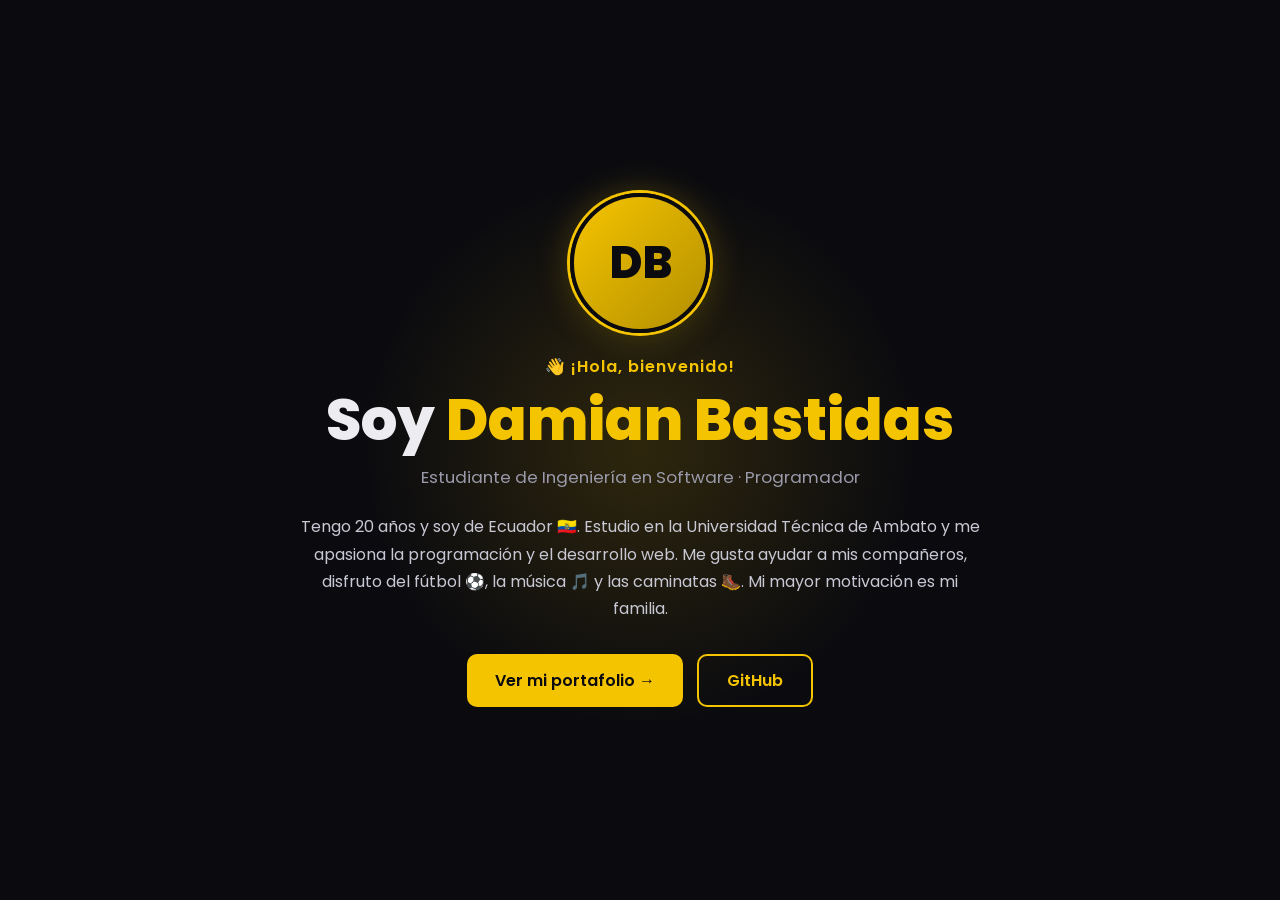
<file: index.html>
<!DOCTYPE html>
<html lang="es">
<head>
  <meta charset="UTF-8">
  <meta name="viewport" content="width=device-width, initial-scale=1.0">
  <meta name="description" content="Damian Bastidas - Estudiante de Ingeniería en Software en la Universidad Técnica de Ambato.">
  <title>Damian Bastidas | Bienvenido</title>
  <link rel="preconnect" href="https://fonts.googleapis.com">
  <link href="https://fonts.googleapis.com/css2?family=Poppins:wght@300;400;600;700;800&display=swap" rel="stylesheet">
  <link rel="stylesheet" href="style.css">
</head>
<body class="inicio">

  <div class="fondo-brillo"></div>

  <main class="bienvenida">
    <div class="avatar grande">DB</div>

    <p class="saludo">👋 ¡Hola, bienvenido!</p>
    <h1>Soy <span class="resaltado">Damian Bastidas</span></h1>
    <p class="rol">Estudiante de Ingeniería en Software · Programador</p>

    <p class="descripcion">
      Tengo 20 años y soy de Ecuador 🇪🇨. Estudio en la Universidad Técnica de Ambato
      y me apasiona la programación y el desarrollo web. Me gusta ayudar a mis compañeros,
      disfruto del fútbol ⚽, la música 🎵 y las caminatas 🥾. Mi mayor motivación es mi familia.
    </p>

    <div class="botones">
      <a href="portafolio.html" class="boton">Ver mi portafolio →</a>
      <a href="https://github.com/damixxs" target="_blank" rel="noopener" class="boton-borde">GitHub</a>
    </div>
  </main>

</body>
</html>
</file>
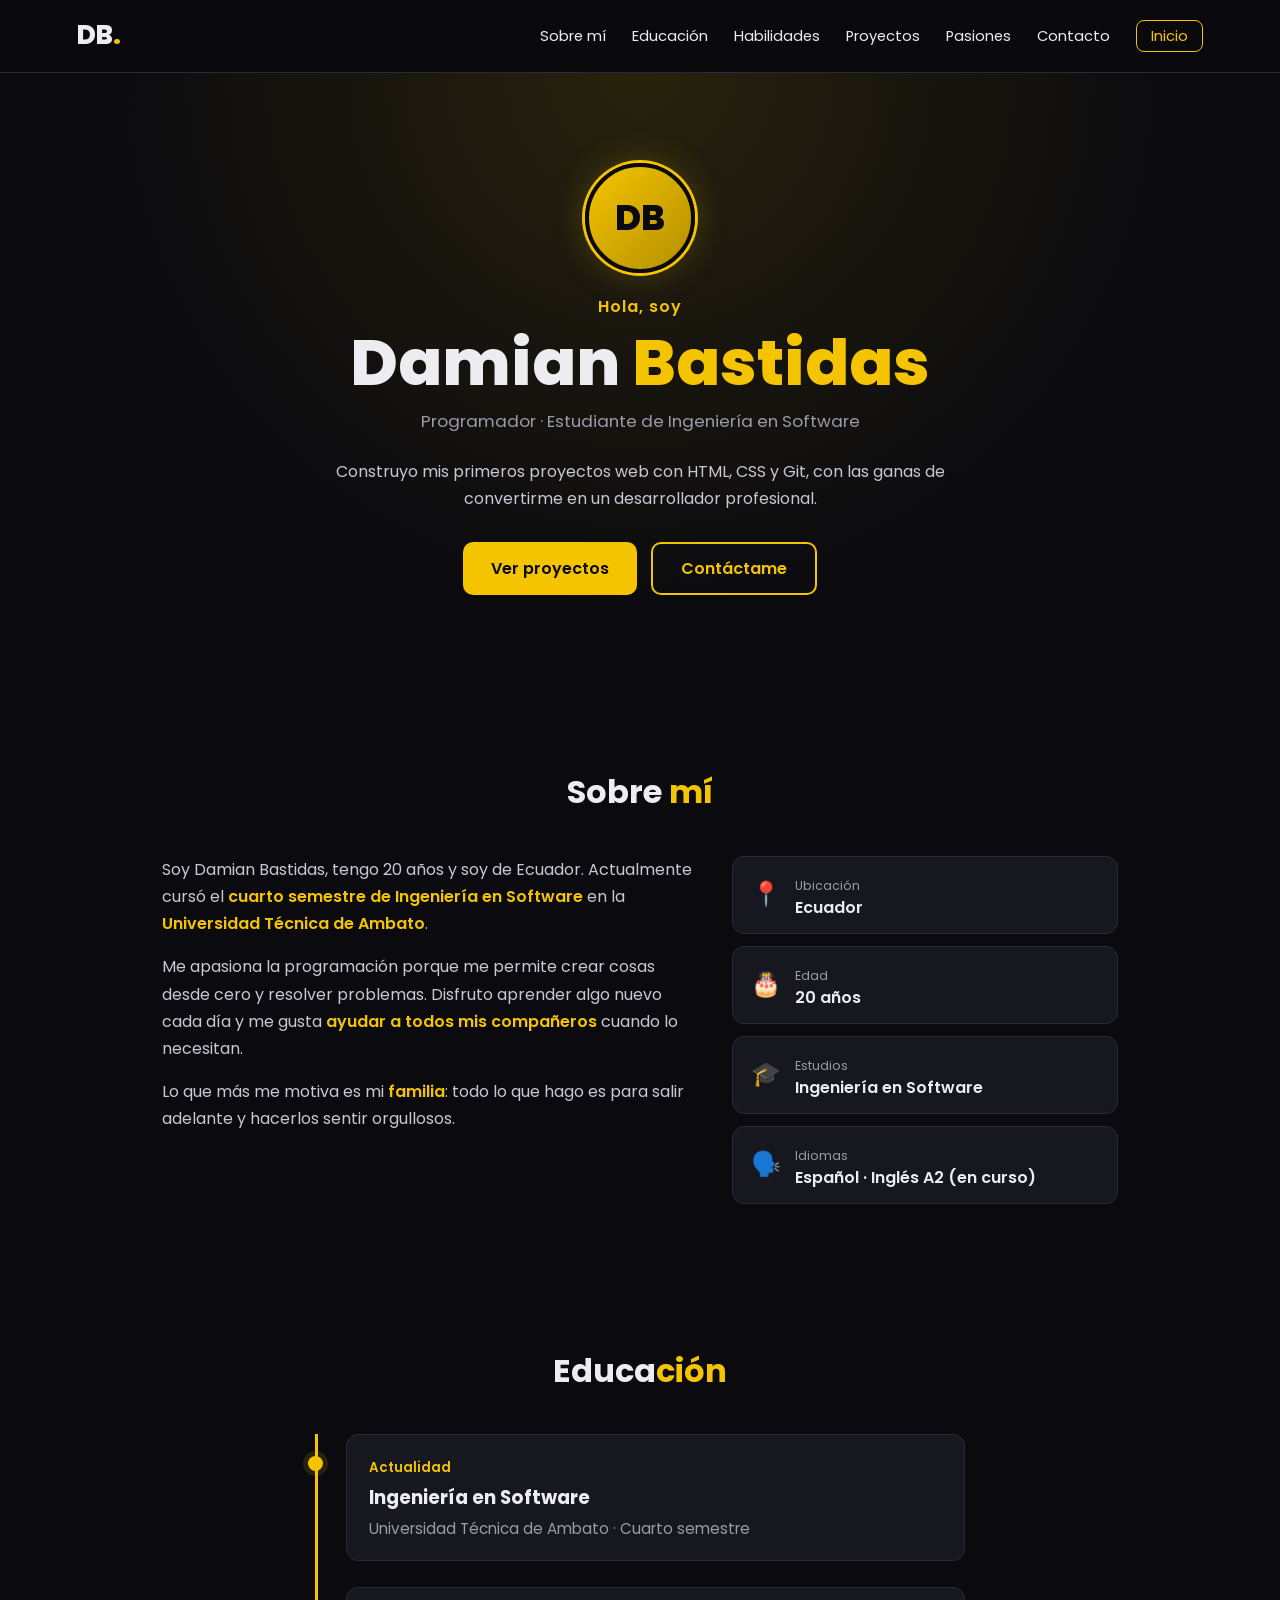
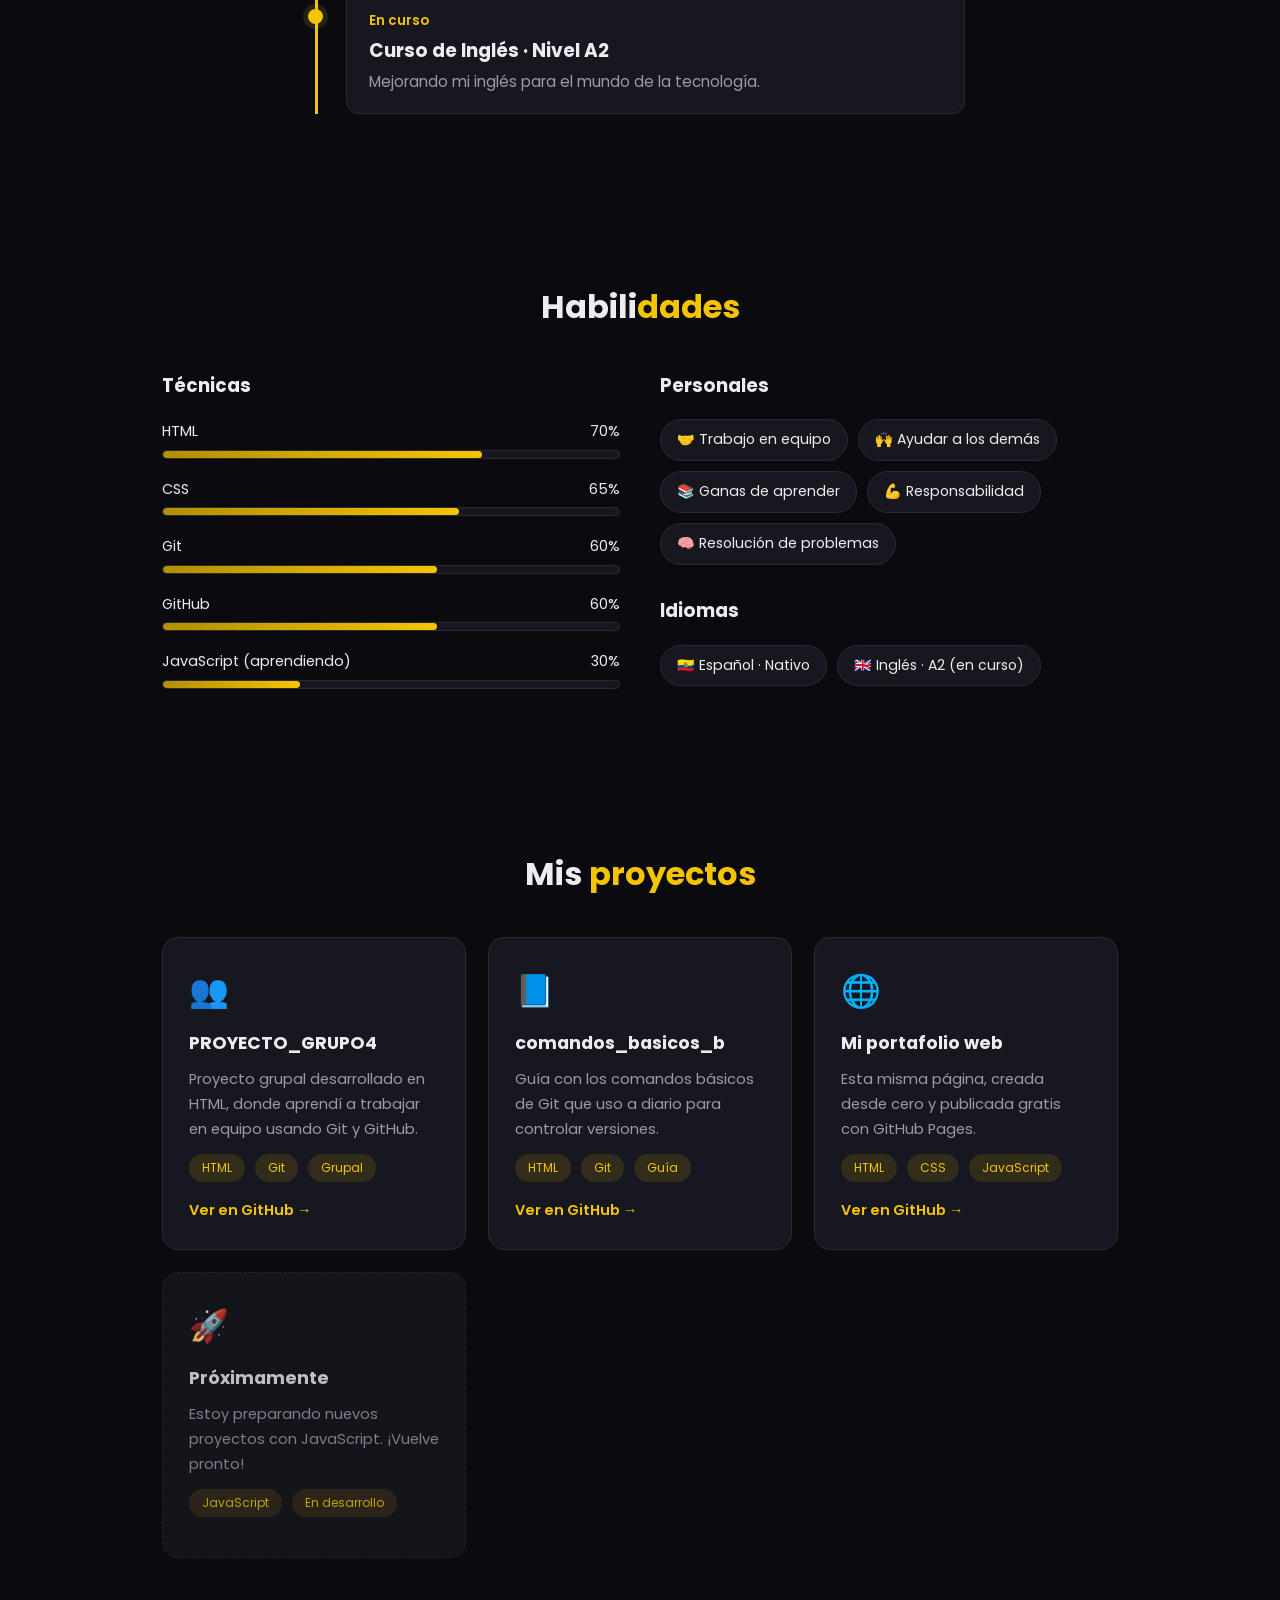
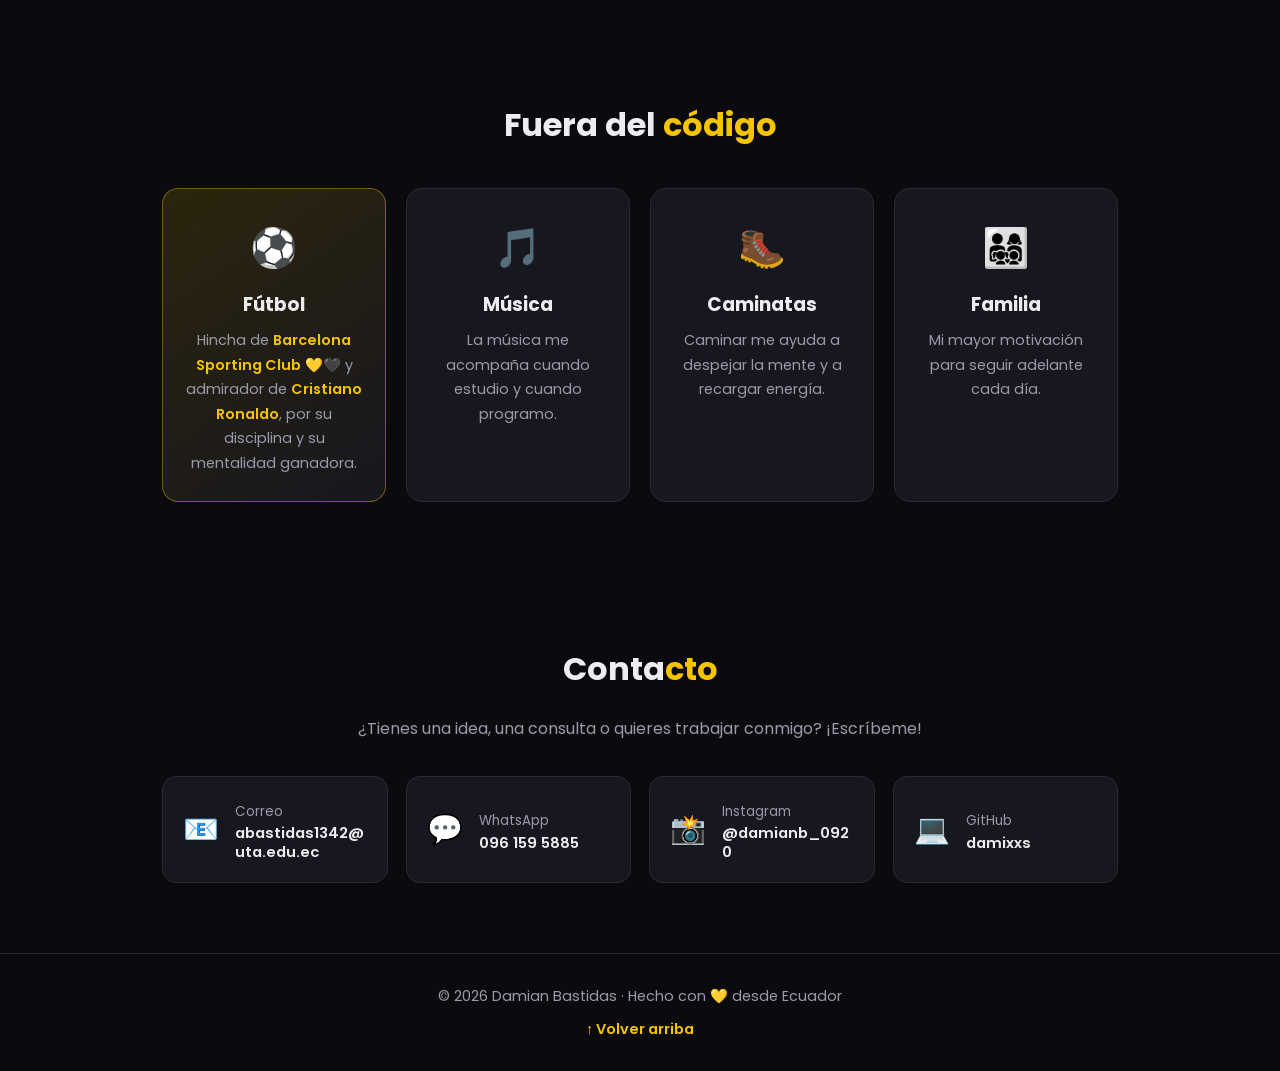
<file: portafolio.html>
<!DOCTYPE html>
<html lang="es">
<head>
  <meta charset="UTF-8">
  <meta name="viewport" content="width=device-width, initial-scale=1.0">
  <meta name="description" content="Portafolio de Damian Bastidas - Ingeniería en Software, Universidad Técnica de Ambato.">
  <title>Portafolio | Damian Bastidas</title>
  <link rel="preconnect" href="https://fonts.googleapis.com">
  <link href="https://fonts.googleapis.com/css2?family=Poppins:wght@300;400;600;700;800&display=swap" rel="stylesheet">
  <link rel="stylesheet" href="style.css">
</head>
<body>

  <!-- ========== MENÚ ========== -->
  <nav class="navbar">
    <a href="#inicio" class="logo">DB<span>.</span></a>
    <button class="menu-btn" id="menuBtn" aria-label="Abrir menú">☰</button>
    <ul class="menu" id="menu">
      <li><a href="#sobre-mi">Sobre mí</a></li>
      <li><a href="#educacion">Educación</a></li>
      <li><a href="#habilidades">Habilidades</a></li>
      <li><a href="#proyectos">Proyectos</a></li>
      <li><a href="#pasiones">Pasiones</a></li>
      <li><a href="#contacto">Contacto</a></li>
      <li><a href="index.html" class="menu-inicio">Inicio</a></li>
    </ul>
  </nav>

  <!-- ========== PRINCIPAL ========== -->
  <header class="hero" id="inicio">
    <div class="hero-contenido">
      <div class="avatar">DB</div>

      <p class="saludo">Hola, soy</p>
      <h1>Damian <span class="resaltado">Bastidas</span></h1>
      <p class="rol">Programador · Estudiante de Ingeniería en Software</p>
      <p class="hero-texto">
        Construyo mis primeros proyectos web con HTML, CSS y Git, con las ganas de
        convertirme en un desarrollador profesional.
      </p>
      <div class="botones">
        <a href="#proyectos" class="boton">Ver proyectos</a>
        <a href="#contacto" class="boton-borde">Contáctame</a>
      </div>
    </div>
  </header>

  <!-- ========== SOBRE MÍ ========== -->
  <section id="sobre-mi" class="seccion reveal">
    <h2 class="titulo">Sobre <span>mí</span></h2>
    <div class="sobre-grid">
      <div class="sobre-texto">
        <p>
          Soy Damian Bastidas, tengo 20 años y soy de Ecuador. Actualmente cursó el
          <strong>cuarto semestre de Ingeniería en Software</strong> en la
          <strong>Universidad Técnica de Ambato</strong>.
        </p>
        <p>
          Me apasiona la programación porque me permite crear cosas desde cero y
          resolver problemas. Disfruto aprender algo nuevo cada día y me gusta
          <strong>ayudar a todos mis compañeros</strong> cuando lo necesitan.
        </p>
        <p>
          Lo que más me motiva es mi <strong>familia</strong>: todo lo que hago es
          para salir adelante y hacerlos sentir orgullosos.

        </p>
      </div>
      <div class="datos">
        <div class="dato"><span>📍</span><div><small>Ubicación</small><p>Ecuador</p></div></div>
        <div class="dato"><span>🎂</span><div><small>Edad</small><p>20 años</p></div></div>
        <div class="dato"><span>🎓</span><div><small>Estudios</small><p>Ingeniería en Software</p></div></div>
        <div class="dato"><span>🗣️</span><div><small>Idiomas</small><p>Español · Inglés A2 (en curso)</p></div></div>
      </div>
    </div>
  </section>

  <!-- ========== EDUCACIÓN ========== -->
  <section id="educacion" class="seccion reveal">
    <h2 class="titulo">Educa<span>ción</span></h2>
    <div class="linea-tiempo">
      <div class="hito">
        <div class="punto"></div>
        <div class="hito-card">
          <small>Actualidad</small>
          <h3>Ingeniería en Software</h3>
          <p>Universidad Técnica de Ambato · Cuarto semestre</p>
        </div>
      </div>
      <div class="hito">
        <div class="punto"></div>
        <div class="hito-card">
          <small>En curso</small>
          <h3>Curso de Inglés · Nivel A2</h3>
          <p>Mejorando mi inglés para el mundo de la tecnología.</p>
        </div>
      </div>
    </div>

  </section>

  <!-- ========== HABILIDADES ========== -->
  <section id="habilidades" class="seccion reveal">
    <h2 class="titulo">Habili<span>dades</span></h2>

    <div class="habilidades-grid">
      <div class="barras">
        <h3>Técnicas</h3>

        <div class="barra">
          <div class="barra-info"><span>HTML</span><span>70%</span></div>
          <div class="barra-fondo"><div class="barra-relleno" style="--nivel: 70%"></div></div>
        </div>
        <div class="barra">
          <div class="barra-info"><span>CSS</span><span>65%</span></div>
          <div class="barra-fondo"><div class="barra-relleno" style="--nivel: 65%"></div></div>
        </div>
        <div class="barra">
          <div class="barra-info"><span>Git</span><span>60%</span></div>
          <div class="barra-fondo"><div class="barra-relleno" style="--nivel: 60%"></div></div>
        </div>
        <div class="barra">
          <div class="barra-info"><span>GitHub</span><span>60%</span></div>
          <div class="barra-fondo"><div class="barra-relleno" style="--nivel: 60%"></div></div>
        </div>
        <div class="barra">
          <div class="barra-info"><span>JavaScript (aprendiendo)</span><span>30%</span></div>
          <div class="barra-fondo"><div class="barra-relleno" style="--nivel: 30%"></div></div>
        </div>
      </div>


      <div class="blandas">
        <h3>Personales</h3>
        <div class="etiquetas">
          <span>🤝 Trabajo en equipo</span>
          <span>🙌 Ayudar a los demás</span>
          <span>📚 Ganas de aprender</span>
          <span>💪 Responsabilidad</span>
          <span>🧠 Resolución de problemas</span>
        </div>

        <h3 class="mt">Idiomas</h3>
        <div class="etiquetas">
          <span>🇪🇨 Español · Nativo</span>
          <span>🇬🇧 Inglés · A2 (en curso)</span>
        </div>
      </div>
    </div>
  </section>

  <!-- ========== PROYECTOS ========== -->
  <section id="proyectos" class="seccion reveal">
    <h2 class="titulo">Mis <span>proyectos</span></h2>

    <div class="tarjetas">
      <article class="tarjeta">
        <div class="tarjeta-icono">👥</div>
        <h3>PROYECTO_GRUPO4</h3>
        <p>Proyecto grupal desarrollado en HTML, donde aprendí a trabajar en equipo usando Git y GitHub.</p>
        <div class="etiquetas chicas"><span>HTML</span><span>Git</span><span>Grupal</span></div>
        <a href="https://github.com/damixxs/PROYECTO_GRUPO4" target="_blank" rel="noopener">Ver en GitHub →</a>
      </article>


      <article class="tarjeta">
        <div class="tarjeta-icono">📘</div>
        <h3>comandos_basicos_b</h3>
        <p>Guía con los comandos básicos de Git que uso a diario para controlar versiones.</p>
        <div class="etiquetas chicas"><span>HTML</span><span>Git</span><span>Guía</span></div>
        <a href="https://github.com/damixxs/comandos_basicos_b" target="_blank" rel="noopener">Ver en GitHub →</a>
      </article>

      <article class="tarjeta">
        <div class="tarjeta-icono">🌐</div>
        <h3>Mi portafolio web</h3>
        <p>Esta misma página, creada desde cero y publicada gratis con GitHub Pages.</p>
        <div class="etiquetas chicas"><span>HTML</span><span>CSS</span><span>JavaScript</span></div>
        <a href="https://github.com/damixxs/damixxs.github.io" target="_blank" rel="noopener">Ver en GitHub →</a>
      </article>

      <article class="tarjeta proximamente">
        <div class="tarjeta-icono">🚀</div>
        <h3>Próximamente</h3>
        <p>Estoy preparando nuevos proyectos con JavaScript. ¡Vuelve pronto!</p>
        <div class="etiquetas chicas"><span>JavaScript</span><span>En desarrollo</span></div>
      </article>
    </div>
  </section>

  <!-- ========== PASIONES ========== -->
  <section id="pasiones" class="seccion reveal">
    <h2 class="titulo">Fuera del <span>código</span></h2>

    <div class="pasiones-grid">
      <div class="pasion destacada">
        <div class="pasion-icono">⚽</div>

        <h3>Fútbol</h3>
        <p>Hincha de <strong>Barcelona Sporting Club</strong> 💛🖤 y admirador de <strong>Cristiano Ronaldo</strong>, por su disciplina y su mentalidad ganadora.</p>
      </div>
      <div class="pasion">
        <div class="pasion-icono">🎵</div>
        <h3>Música</h3>
        <p>La música me acompaña cuando estudio y cuando programo.</p>
      </div>
      <div class="pasion">
        <div class="pasion-icono">🥾</div>
        <h3>Caminatas</h3>
        <p>Caminar me ayuda a despejar la mente y a recargar energía.</p>
      </div>
      <div class="pasion">
        <div class="pasion-icono">👨‍👩‍👧‍👦</div>
        <h3>Familia</h3>
        <p>Mi mayor motivación para seguir adelante cada día.</p>
      </div>
    </div>
  </section>

  <!-- ========== CONTACTO ========== -->
  <section id="contacto" class="seccion reveal">
    <h2 class="titulo">Conta<span>cto</span></h2>
    <p class="contacto-texto">¿Tienes una idea, una consulta o quieres trabajar conmigo? ¡Escríbeme!</p>

    <div class="contacto-grid">
      <a href="mailto:abastidas1342@uta.edu.ec" class="contacto-card">
        <span>📧</span>
        <div><small>Correo</small><p>abastidas1342@uta.edu.ec</p></div>
      </a>
      <a href="https://wa.me/593961595885" target="_blank" rel="noopener" class="contacto-card">

        <span>💬</span>
        <div><small>WhatsApp</small><p>096 159 5885</p></div>
      </a>
      <a href="https://instagram.com/damianb_0920" target="_blank" rel="noopener" class="contacto-card">
        <span>📸</span>
        <div><small>Instagram</small><p>@damianb_0920</p></div>
      </a>
      <a href="https://github.com/damixxs" target="_blank" rel="noopener" class="contacto-card">
        <span>💻</span>
        <div><small>GitHub</small><p>damixxs</p></div>
      </a>
    </div>
  </section>

  <!-- ========== PIE ========== -->
  <footer>
    <p>© <span id="anio">2026</span> Damian Bastidas · Hecho con 💛 desde Ecuador</p>
    <a href="#inicio" class="subir">↑ Volver arriba</a>
  </footer>

  <script src="script.js"></script>
</body>
</html>
</file>
<file: style.css>
:root {
  --bg: #0b0b0f;
  --bg2: #12121a;
  --card: #17171f;
  --borde: #2a2a36;
  --acento: #f5c400;
  --acento-suave: rgba(245, 196, 0, 0.12);
  --texto: #ececf1;
  --gris: #9a9aab;
}

* {
  margin: 0;
  padding: 0;
  box-sizing: border-box;
}

html {
  scroll-behavior: smooth;
  scroll-padding-top: 80px;
}

body {
  font-family: 'Poppins', Arial, sans-serif;
  background: var(--bg);
  color: var(--texto);
  line-height: 1.7;
}

a {
  color: var(--acento);
  text-decoration: none;

}

.resaltado {
  color: var(--acento);
}

/* ============ BOTONES ============ */
.botones {
  display: flex;
  flex-wrap: wrap;
  gap: 14px;
  justify-content: center;
}

.boton {
  display: inline-block;
  background: var(--acento);
  color: #0b0b0f;
  padding: 13px 28px;
  border-radius: 10px;
  font-weight: 600;
  transition: 0.3s;
}

.boton:hover {
  transform: translateY(-3px);
  box-shadow: 0 10px 25px rgba(245, 196, 0, 0.3);
}

.boton-borde {
  display: inline-block;
  border: 2px solid var(--acento);

  color: var(--acento);
  padding: 11px 28px;
  border-radius: 10px;
  font-weight: 600;
  transition: 0.3s;
}

.boton-borde:hover {
  background: var(--acento);
  color: #0b0b0f;
  transform: translateY(-3px);
}

/* ============ AVATAR ============ */
.avatar {
  width: 110px;
  height: 110px;
  border-radius: 50%;
  background: linear-gradient(135deg, var(--acento), #b38f00);
  color: #0b0b0f;
  display: flex;
  align-items: center;
  justify-content: center;
  font-size: 2.2rem;
  font-weight: 800;
  margin: 0 auto 20px;
  border: 4px solid var(--bg);
  box-shadow: 0 0 0 3px var(--acento), 0 0 35px rgba(245, 196, 0, 0.25);
  overflow: hidden;
}

.avatar img {

  width: 100%;
  height: 100%;
  object-fit: cover;
}

.avatar.grande {
  width: 140px;
  height: 140px;
  font-size: 2.8rem;
}

/* ============ PÁGINA DE INICIO ============ */
body.inicio {
  min-height: 100vh;
  display: flex;
  align-items: center;
  justify-content: center;
  text-align: center;
  padding: 30px 20px;
  position: relative;
  overflow: hidden;
}

.fondo-brillo {
  position: absolute;
  width: 600px;
  height: 600px;
  background: radial-gradient(circle, rgba(245, 196, 0, 0.15), transparent 65%);
  top: 50%;
  left: 50%;
  transform: translate(-50%, -50%);
  animation: pulso 6s ease-in-out infinite;

  pointer-events: none;
}

@keyframes pulso {
  0%, 100% { transform: translate(-50%, -50%) scale(1); opacity: 0.8; }
  50% { transform: translate(-50%, -50%) scale(1.15); opacity: 1; }
}

.bienvenida {
  position: relative;
  max-width: 680px;
  animation: entrar 1s ease;
}

@keyframes entrar {
  from { opacity: 0; transform: translateY(30px); }
  to { opacity: 1; transform: translateY(0); }
}

.saludo {
  color: var(--acento);
  font-weight: 600;
  letter-spacing: 1px;
  margin-bottom: 6px;
}

.bienvenida h1 {
  font-size: clamp(2.2rem, 7vw, 3.6rem);
  font-weight: 800;
  line-height: 1.2;
}


.rol {
  color: var(--gris);
  font-size: 1.05rem;
  margin: 8px 0 22px;
}

.descripcion {
  color: #c8c8d4;
  margin-bottom: 32px;
}

/* ============ MENÚ ============ */
.navbar {
  position: sticky;
  top: 0;
  z-index: 100;
  display: flex;
  align-items: center;
  justify-content: space-between;
  padding: 14px 6%;
  background: rgba(11, 11, 15, 0.9);
  backdrop-filter: blur(10px);
  border-bottom: 1px solid var(--borde);
}

.logo {
  font-size: 1.6rem;
  font-weight: 800;
  color: var(--texto);
}

.logo span {

  color: var(--acento);
}

.menu {
  display: flex;
  gap: 26px;
  list-style: none;
  align-items: center;
}

.menu a {
  color: var(--texto);
  font-size: 0.92rem;
  font-weight: 400;
  transition: 0.3s;
}

.menu a:hover {
  color: var(--acento);
}

.menu-inicio {
  border: 1px solid var(--acento);
  padding: 5px 14px;
  border-radius: 8px;
  color: var(--acento) !important;
}

.menu-btn {
  display: none;
  background: none;
  border: none;

  color: var(--texto);
  font-size: 1.7rem;
  cursor: pointer;
}

/* ============ HERO ============ */
.hero {
  text-align: center;
  padding: 90px 20px 100px;
  background:
    radial-gradient(circle at 50% 0%, rgba(245, 196, 0, 0.12), transparent 60%),
    var(--bg);
}

.hero-contenido {
  max-width: 700px;
  margin: 0 auto;
}

.hero h1 {
  font-size: clamp(2.4rem, 8vw, 4rem);
  font-weight: 800;
  line-height: 1.15;
}

.hero-texto {
  color: #c8c8d4;
  margin: 18px 0 30px;
}

/* ============ SECCIONES ============ */
.seccion {

  max-width: 1000px;
  margin: 0 auto;
  padding: 70px 22px;
}

.titulo {
  font-size: 2rem;
  font-weight: 700;
  margin-bottom: 36px;
  text-align: center;
}

.titulo span {
  color: var(--acento);
}

/* Animación al hacer scroll */
.reveal {
  opacity: 0;
  transform: translateY(35px);
  transition: all 0.8s ease;
}

.reveal.visible {
  opacity: 1;
  transform: translateY(0);
}

/* ============ SOBRE MÍ ============ */
.sobre-grid {
  display: grid;
  grid-template-columns: 1.4fr 1fr;

  gap: 30px;
  align-items: start;
}

.sobre-texto p {
  margin-bottom: 16px;
  color: #c8c8d4;
}

.sobre-texto strong {
  color: var(--acento);
  font-weight: 600;
}

.datos {
  display: grid;
  gap: 12px;
}

.dato {
  display: flex;
  align-items: center;
  gap: 14px;
  background: var(--card);
  border: 1px solid var(--borde);
  border-radius: 12px;
  padding: 14px 18px;
}

.dato > span {
  font-size: 1.5rem;
}


.dato small {
  color: var(--gris);
  font-size: 0.78rem;
}

.dato p {
  line-height: 1.3;
  font-weight: 600;
}

/* ============ EDUCACIÓN ============ */
.linea-tiempo {
  max-width: 650px;
  margin: 0 auto;
  border-left: 3px solid var(--acento);
  padding-left: 28px;
}

.hito {
  position: relative;
  margin-bottom: 26px;
}

.punto {
  position: absolute;
  left: -38px;
  top: 22px;
  width: 15px;
  height: 15px;
  background: var(--acento);
  border-radius: 50%;

  box-shadow: 0 0 0 5px var(--acento-suave);
}

.hito-card {
  background: var(--card);
  border: 1px solid var(--borde);
  border-radius: 12px;
  padding: 18px 22px;
}

.hito-card small {
  color: var(--acento);
  font-weight: 600;
}

.hito-card h3 {
  margin: 2px 0;
}

.hito-card p {
  color: var(--gris);
  font-size: 0.95rem;
}

/* ============ HABILIDADES ============ */
.habilidades-grid {
  display: grid;
  grid-template-columns: 1fr 1fr;
  gap: 40px;
}

.habilidades-grid h3 {

  margin-bottom: 18px;
  font-size: 1.15rem;
}

.habilidades-grid h3.mt {
  margin-top: 30px;
}

.barra {
  margin-bottom: 18px;
}

.barra-info {
  display: flex;
  justify-content: space-between;
  font-size: 0.9rem;
  margin-bottom: 6px;
}

.barra-fondo {
  height: 9px;
  background: var(--card);
  border: 1px solid var(--borde);
  border-radius: 20px;
  overflow: hidden;
}

.barra-relleno {
  height: 100%;
  width: 0;
  background: linear-gradient(90deg, #b38f00, var(--acento));
  border-radius: 20px;

  transition: width 1.4s ease;
}

.visible .barra-relleno {
  width: var(--nivel);
}

.etiquetas {
  display: flex;
  flex-wrap: wrap;
  gap: 10px;
}

.etiquetas span {
  background: var(--card);
  border: 1px solid var(--borde);
  padding: 8px 16px;
  border-radius: 30px;
  font-size: 0.88rem;
  transition: 0.3s;
}

.etiquetas span:hover {
  border-color: var(--acento);
  color: var(--acento);
}

.etiquetas.chicas {
  margin: 12px 0 14px;
}

.etiquetas.chicas span {

  padding: 3px 12px;
  font-size: 0.75rem;
  color: var(--acento);
  background: var(--acento-suave);
  border-color: transparent;
}

/* ============ PROYECTOS ============ */
.tarjetas {
  display: grid;
  grid-template-columns: repeat(auto-fit, minmax(250px, 1fr));
  gap: 22px;
}

.tarjeta {
  background: var(--card);
  border: 1px solid var(--borde);
  border-radius: 16px;
  padding: 26px;
  transition: 0.35s;
}

.tarjeta:hover {
  transform: translateY(-8px);
  border-color: var(--acento);
  box-shadow: 0 15px 35px rgba(245, 196, 0, 0.1);
}

.tarjeta-icono {
  font-size: 2rem;
  margin-bottom: 10px;
}


.tarjeta h3 {
  margin-bottom: 8px;
  font-size: 1.1rem;
}

.tarjeta p {
  color: var(--gris);
  font-size: 0.92rem;
}

.tarjeta a {
  font-weight: 600;
  font-size: 0.9rem;
}

.tarjeta.proximamente {
  border-style: dashed;
  opacity: 0.8;
}

/* ============ PASIONES ============ */
.pasiones-grid {
  display: grid;
  grid-template-columns: repeat(auto-fit, minmax(220px, 1fr));
  gap: 20px;
}

.pasion {
  background: var(--card);
  border: 1px solid var(--borde);
  border-radius: 16px;

  padding: 26px 22px;
  text-align: center;
  transition: 0.35s;
}

.pasion:hover {
  transform: translateY(-6px);
  border-color: var(--acento);
}

.pasion.destacada {
  background: linear-gradient(145deg, rgba(245, 196, 0, 0.14), var(--card));
  border-color: rgba(245, 196, 0, 0.4);
}

.pasion-icono {
  font-size: 2.4rem;
  margin-bottom: 8px;
}

.pasion h3 {
  margin-bottom: 8px;
}

.pasion p {
  color: var(--gris);
  font-size: 0.9rem;
}

.pasion strong {
  color: var(--acento);
  font-weight: 600;

}

/* ============ CONTACTO ============ */
.contacto-texto {
  text-align: center;
  color: var(--gris);
  margin: -18px 0 34px;
}

.contacto-grid {
  display: grid;
  grid-template-columns: repeat(auto-fit, minmax(220px, 1fr));
  gap: 18px;
}

.contacto-card {
  display: flex;
  align-items: center;
  gap: 16px;
  background: var(--card);
  border: 1px solid var(--borde);
  border-radius: 14px;
  padding: 20px;
  color: var(--texto);
  transition: 0.3s;
}

.contacto-card:hover {
  border-color: var(--acento);
  transform: translateY(-5px);
}


.contacto-card > span {
  font-size: 1.8rem;
}

.contacto-card small {
  color: var(--gris);
}

.contacto-card p {
  font-weight: 600;
  font-size: 0.92rem;
  word-break: break-all;
  line-height: 1.3;
}

/* ============ PIE ============ */
footer {
  text-align: center;
  padding: 30px 20px;
  border-top: 1px solid var(--borde);
  color: var(--gris);
  font-size: 0.9rem;
}

.subir {
  display: inline-block;
  margin-top: 8px;
  font-weight: 600;
}

/* ============ CELULAR ============ */
@media (max-width: 800px) {

  .menu-btn {
    display: block;
  }

  .menu {
    display: none;
    position: absolute;
    top: 100%;
    left: 0;
    width: 100%;
    flex-direction: column;
    gap: 0;
    background: var(--bg2);
    border-bottom: 1px solid var(--borde);
  }

  .menu.abierto {
    display: flex;
  }

  .menu li {
    width: 100%;
    text-align: center;
    padding: 14px 0;
    border-top: 1px solid var(--borde);
  }

  .sobre-grid,
  .habilidades-grid {
    grid-template-columns: 1fr;
  }


  .hero {
    padding: 60px 20px 70px;
  }
}
</file>
